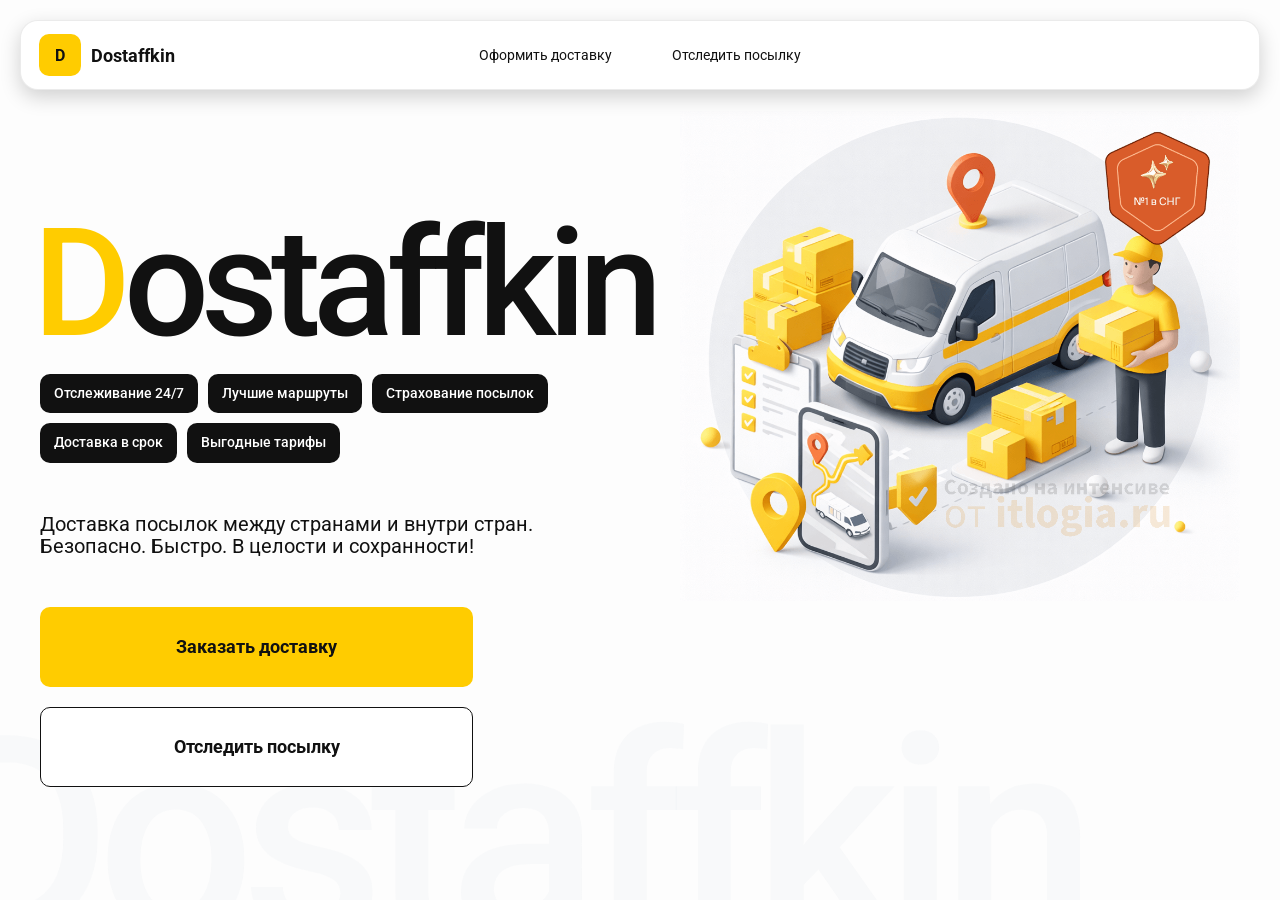
<file: index.html>
<!doctype html>
<html lang="ru">

<head>
    <meta charset="utf-8" />
    <meta name="viewport" content="width=device-width,initial-scale=1,maximum-scale=1,user-scalable=0" />
    <title>Dostaffkin — Доставка посылок между странами и внутри стран. Безопасно. Быстро. В целости и сохранности!
    </title>

    <link href="styles/base.css" rel="stylesheet" />
    <link href="styles/base_adaptive.css" rel="stylesheet" />
    <link href="styles/index.css" rel="stylesheet" />
    <link href="styles/index_adaptive.css" rel="stylesheet" />



</head>

<body>

    <div class="container">
        <header class="header">
            <a class="header-brand" href="#">
                <div class="header-logo">D</div>
                <div class="header-title">Dostaffkin</div>
            </a>
            <nav class="header-menu">
                <a class="header-link" href="./order.html">Оформить <span>доставку</span></a>
                <a class="header-link" href="./track.html">Отследить <span>посылку</span></a>
            </nav>
        </header>
        <main class="main">
            <section class="main-info">
                <div class="main-title">
                    <span>D</span>ostaffkin
                </div>
                <div class="main-features">
                    <div class="main-feature">Отслеживание 24/7</div>
                    <div class="main-feature">Лучшие маршруты</div>
                    <div class="main-feature">Страхование посылок</div>
                    <div class="main-feature">Доставка в срок</div>
                    <div class="main-feature">Выгодные тарифы</div>
                </div>
                <div class="main-description">
                    Доставка посылок между странами и внутри стран.
                    Безопасно. Быстро. В целости и сохранности!
                </div>
                <div class="main-actions">
                    <a class="button" type="button" href="./order.html">Заказать доставку</a>
                    <a class="button button-white" type="button" href="./track.html">Отследить посылку</a>
                </div>

            </section>
            <div class="main-title-ghost">Dostaffkin</div>
            <section class="main-image">
                <img src="images/main-image 1.png.png" alt="Main image" />
            </section>
        </main>
    </div>
</body>

</html>
</file>
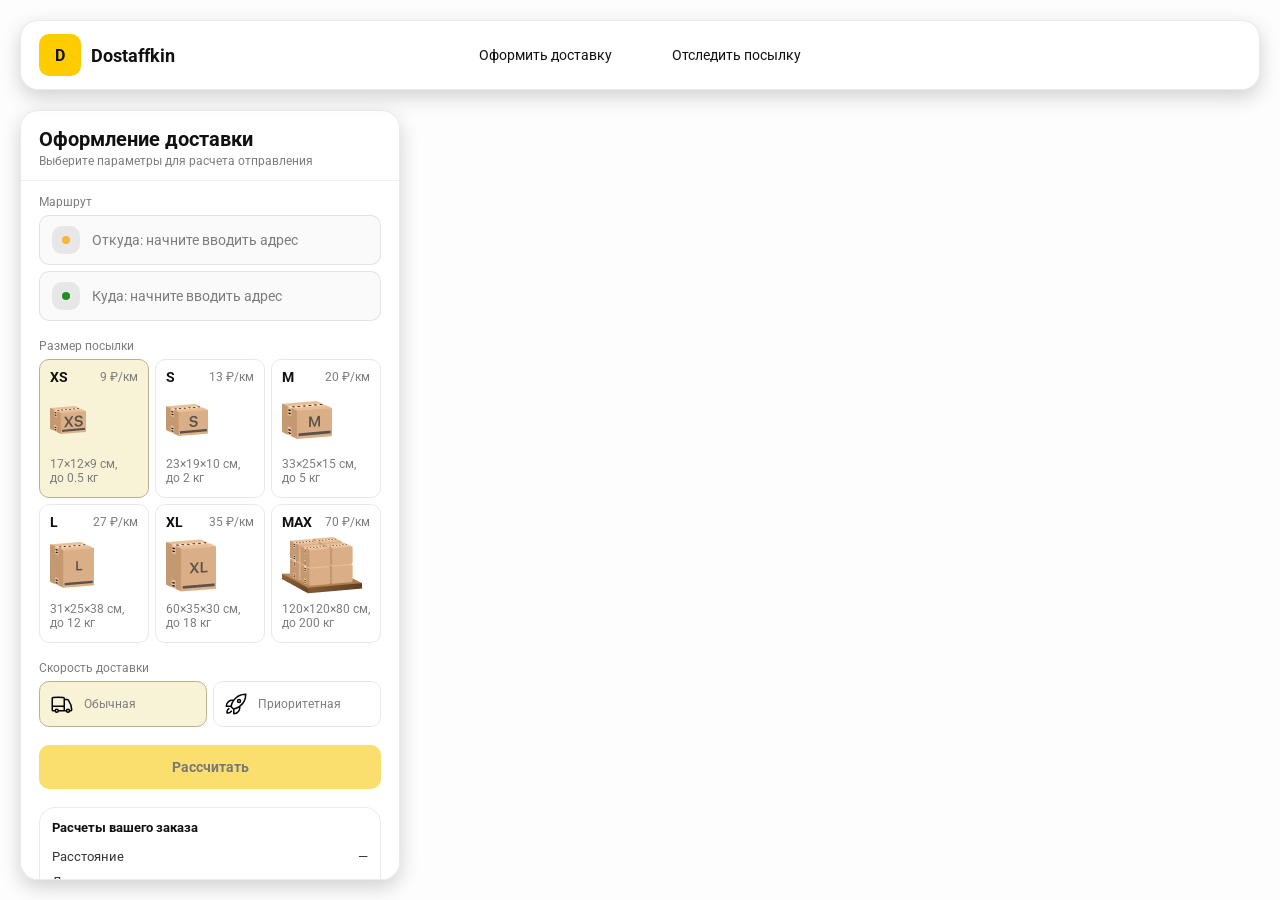
<file: order.html>
<!doctype html>
<html lang="ru">

<head>
    <meta charset="utf-8" />
    <meta name="viewport" content="width=device-width,initial-scale=1,maximum-scale=1,user-scalable=0" />
    <title>Оформление доставки</title>

    <link rel="stylesheet" href="styles/base.css" />
    <link rel="stylesheet" href="styles/base_adaptive.css" />

    <link rel="stylesheet" href="styles/order.css" />
    <link rel="stylesheet" href="styles/order_adaptive.css" />

    <script src="https://api-maps.yandex.ru/2.1/?lang=ru_RU&apikey=4bf3a7cc-9eae-4cb1-934b-60300035d9cb&suggest_apikey=a8c35e07-c86e-4f6e-8c46-5105f2a782f5" type="text/javascript"></script>
</head>

<body>
    <div id="map"></div>

    <header class="header">
        <a class="header-brand" href="./index.html">
            <div class="header-logo">D</div>
            <div class="header-title">Dostaffkin</div>
        </a>
        <nav class="header-menu">
            <a class="header-link" href="#">Оформить <span>доставку</span></a>
            <a class="header-link" href="./track.html">Отследить <span>посылку</span></a>
        </nav>
    </header>

    <aside class="main" id="sidebar">
        <div class="main-header">
            <div class="main-title">Оформление доставки</div>
            <div class="main-text">Выберите параметры для расчета отправления</div>
        </div>
        <div class="main-content">
            <div class="main-route">
                <div class="main-block-title">Маршрут</div>
                <div class="main-fields">
                    <div class="main-field" id="fromField">
                        <div class="main-pin"></div>
                        <input id="from" placeholder="Откуда: начните вводить адрес" autocomplete="off" />
                        <div class="main-ac" id="fromAc" role="listbox" aria-label="Подсказки адресов"></div>
                    </div>

                    <div class="main-field" id="toField">
                        <div class="main-pin"></div>
                        <input id="to" placeholder="Куда: начните вводить адрес" autocomplete="off" />
                        <div class="main-ac" id="toAc" role="listbox" aria-label="Подсказки адресов"></div>
                    </div>
                </div>
            </div>
            <div class="main-package">
                <div class="main-block-title">Размер посылки</div>

                <div class="main-sizes">
                    <div class="main-size-card is-active" data-value="xs">
                        <div class="main-size-top">
                            <div class="main-size-label">XS</div>
                            <div class="main-size-rate">9 ₽/км</div>
                        </div>
                        <div class="main-size-media">
                            <img src="images/sizes/xs.png" alt="Короб XS" />
                        </div>
                        <div class="main-size-description">17×12×9 см,<br>до 0.5 кг</div>
                    </div>

                    <div class="main-size-card" data-value="s">
                        <div class="main-size-top">
                            <div class="main-size-label">S</div>
                            <div class="main-size-rate">13 ₽/км</div>
                        </div>
                        <div class="main-size-media">
                            <img src="images/sizes/s.png" alt="Короб S" />
                        </div>
                        <div class="main-size-description">23×19×10 см,<br>до 2 кг</div>
                    </div>

                    <div class="main-size-card" data-value="m">
                        <div class="main-size-top">
                            <div class="main-size-label">M</div>
                            <div class="main-size-rate">20 ₽/км</div>
                        </div>
                        <div class="main-size-media">
                            <img src="images/sizes/m.png" alt="Короб M" />
                        </div>
                        <div class="main-size-description">33×25×15 см,<br>до 5 кг</div>
                    </div>

                    <div class="main-size-card" data-value="l">
                        <div class="main-size-top">
                            <div class="main-size-label">L</div>
                            <div class="main-size-rate">27 ₽/км</div>
                        </div>
                        <div class="main-size-media">
                            <img src="images/sizes/l.png" alt="Короб L" />
                        </div>
                        <div class="main-size-description">31×25×38 см,<br>до 12 кг</div>
                    </div>

                    <div class="main-size-card" data-value="xl">
                        <div class="main-size-top">
                            <div class="main-size-label">XL</div>
                            <div class="main-size-rate">35 ₽/км</div>
                        </div>
                        <div class="main-size-media">
                            <img src="images/sizes/xl.png" alt="Короб XL" />
                        </div>
                        <div class="main-size-description">60×35×30 см,<br>до 18 кг</div>
                    </div>

                    <div class="main-size-card" data-value="max">
                        <div class="main-size-top">
                            <div class="main-size-label">MAX</div>
                            <div class="main-size-rate">70 ₽/км</div>
                        </div>
                        <div class="main-size-media main-size-media-palleta">
                            <img src="images/sizes/max.png" alt="Паллета" />
                        </div>
                        <div class="main-size-description">120×120×80 см,<br>до 200 кг</div>
                    </div>
                </div>
            </div>
            <div class="main-speed">
                <div class="main-block-title">Скорость доставки</div>

                <div class="main-speeds">
                    <div class="main-speed-card is-active" data-value="regular">
                        <img class="main-speed-media" src="images/icons/regular.svg" alt="Regular" />
                        <div class="main-speed-description">Обычная</div>
                    </div>
                    <div class="main-speed-card" data-value="fast">
                        <img class="main-speed-media" src="images/icons/fast.svg" alt="Fast" />
                        <div class="main-speed-description">Приоритетная</div>
                    </div>

                </div>
            </div>
            <div class="main-calculate-block">
                <button id="calc" class="button calculate-button" type="button" disabled>Рассчитать</button>
            </div>
            <div class="main-result" id="result">
                <div class="main-result-title">Расчеты вашего заказа</div>
                <div class="main-result-lines">
                    <div class="main-result-line"><span>Расстояние</span><span id="distanceValue">—</span></div>
                    <div class="main-result-line"><span>Доставим через</span><span id="durationValue">—</span></div>
                    <div class="main-result-line"><span>Тариф</span><span id="rateValue">—</span></div>
                </div>
                <div class="main-price">
                    <div class="main-price-label">Итого</div>
                    <div class="main-price-value" id="totalValue">—</div>
                </div>
            </div>
            <div class="main-order-box">
                <div class="main-order-form" id="orderForm">
                    <div class="main-order-title">Оформление доставки</div>
                    <div class="main-block-info-row">
                        <div class="main-block-title">Контакты</div>
                        <div class="order-fields">
                            <div class="main-field">
                                <input id="customerName" placeholder="Ваше имя" autocomplete="off" />
                            </div>
                            <div class="main-field">
                                <input id="customerPhone" placeholder="Ваш телефон" autocomplete="off"
                                    inputmode="tel" />
                            </div>
                        </div>
                    </div>
                    <div class="main-block-info-row extra-info">
                        <div class="main-block-title">Дополнительная информация</div>
                        <div class="main-field textarea">
                            <textarea id="comment" placeholder="Детали доставки и комментарии"></textarea>
                        </div>
                    </div>
                    <button id="submit" class="button main-submit-request" type="button" disabled>Отправить
                        заявку
                    </button>
                </div>

                <div class="main-order-success" id="orderSuccess">
                    <div class="main-success-icon">✓</div>
                    <div class="main-success-title">Заявка отправлена!</div>
                    <div class="main-success-title">Номер отправления – <span id="orderId"></span></div>
                    <div class="main-success-subtitle">Мы скоро свяжемся с вами</div>
                </div>
            </div>
        </div>
    </aside>

    <script src="scripts/order.js"></script>
</body>

</html>
</file>
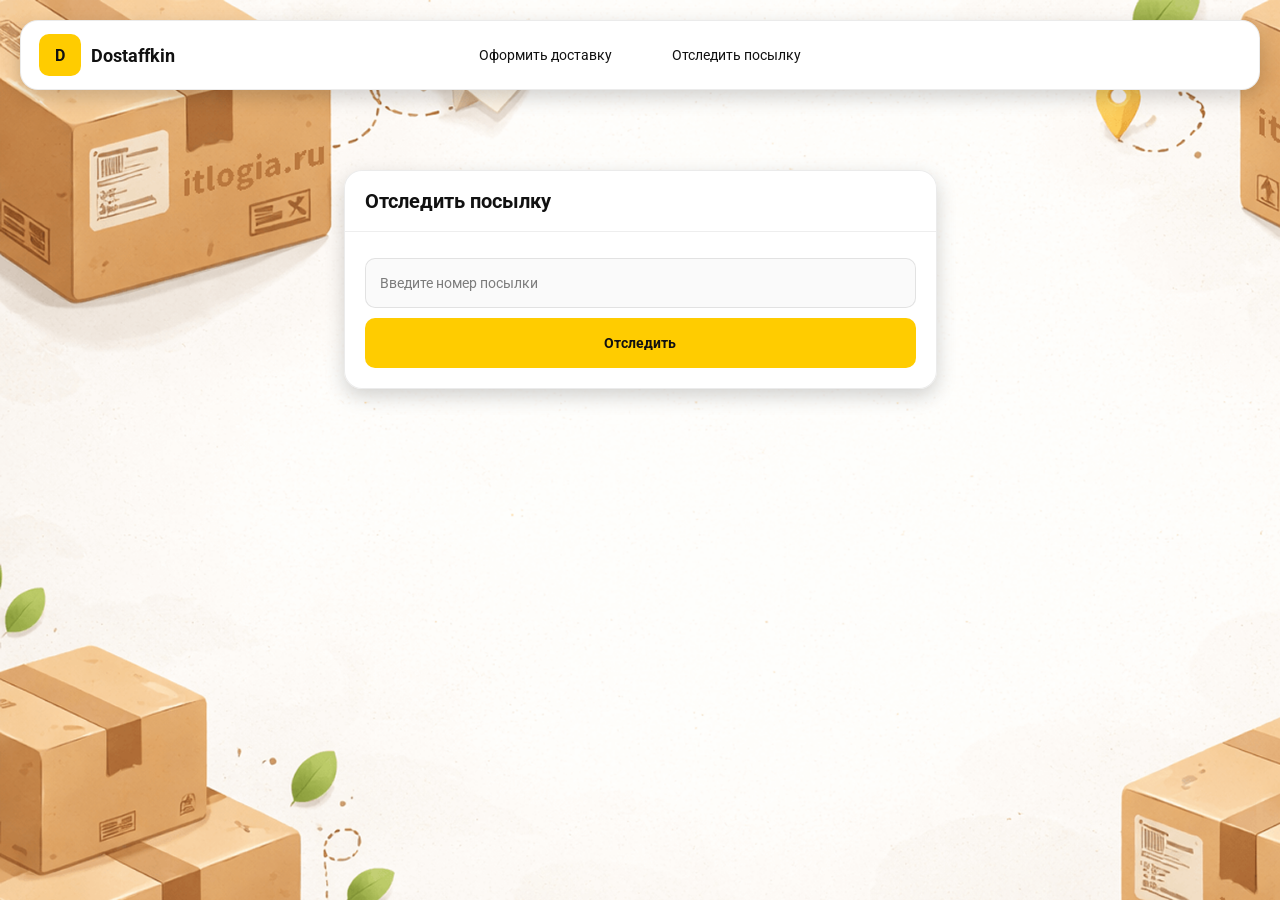
<file: track.html>
<!doctype html>
<html lang="ru">

<head>
    <meta charset="utf-8" />
    <meta name="viewport" content="width=device-width,initial-scale=1,maximum-scale=1,user-scalable=0" />
    <title>Отследить посылку</title>
    <link rel="stylesheet" href="styles/base.css" />
    <link rel="stylesheet" href="styles/base_adaptive.css" />

    <link rel="stylesheet" href="styles/track.css" />
    <link rel="stylesheet" href="styles/track_adaptive.css" />
</head>

<body>
    <div class="container">
        <header class="header">
            <a class="header-brand" href="./index.html">
                <div class="header-logo">D</div>
                <div class="header-title">Dostaffkin</div>
            </a>
            <nav class="header-menu">
                <a class="header-link" href="./order.html">Оформить <span>доставку</span></a>
                <a class="header-link" href="#">Отследить <span>посылку</span></a>
            </nav>
        </header>
        <main class="track-content">
            <section class="track-card track-search">
                <div class="track-title">Отследить посылку</div>
                <div class="track-action">
                    <div class="main-field track-field">
                        <input id="trackNumber" placeholder="Введите номер посылки" autocomplete="off" />
                    </div>
                    <button id="trackButton" class="button track-button" type="button">Отследить</button>
                </div>
            </section>
            <section class="track-card track-result" id="trackResult">
                <div class="track-result-header">
                    <div class="track-id" id="trackIdValue"></div>
                    <div class="track-routes">
                        <div class="track-route">
                            <div class="track-route-pin">
                                <svg xmlns="http://www.w3.org/2000/svg" fill="none" viewBox="0 0 24 24"
                                    stroke-width="1.5" stroke="orange" class="size-6">
                                    <path stroke-linecap="round" stroke-linejoin="round"
                                        d="M15 10.5a3 3 0 1 1-6 0 3 3 0 0 1 6 0Z" />
                                    <path stroke-linecap="round" stroke-linejoin="round"
                                        d="M19.5 10.5c0 7.142-7.5 11.25-7.5 11.25S4.5 17.642 4.5 10.5a7.5 7.5 0 1 1 15 0Z" />
                                </svg>
                            </div>
                            <div class="track-route-address" id="trackFromValue">
                                Откуда: Москва, улица Арбат, 1
                            </div>
                        </div>
                        <div class="track-route track-route-arrow">
                            <svg xmlns="http://www.w3.org/2000/svg" fill="none" viewBox="0 0 24 24" stroke-width="1.5"
                                stroke="currentColor" class="size-6">
                                <path stroke-linecap="round" stroke-linejoin="round"
                                    d="M19.5 13.5 12 21m0 0-7.5-7.5M12 21V3" />
                            </svg>
                        </div>
                        <div class="track-route">
                            <div class="track-route-pin">
                                <svg xmlns="http://www.w3.org/2000/svg" fill="none" viewBox="0 0 24 24"
                                    stroke-width="1.5" stroke="green" class="size-6">
                                    <path stroke-linecap="round" stroke-linejoin="round"
                                        d="M15 10.5a3 3 0 1 1-6 0 3 3 0 0 1 6 0Z" />
                                    <path stroke-linecap="round" stroke-linejoin="round"
                                        d="M19.5 10.5c0 7.142-7.5 11.25-7.5 11.25S4.5 17.642 4.5 10.5a7.5 7.5 0 1 1 15 0Z" />
                                </svg>
                            </div>
                            <div class="track-route-address" id="trackToValue">
                                Куда: Минск, проспект Независимости, 58
                            </div>
                        </div>
                    </div>
                </div>
                <div class="track-info">
                    <div class="track-status-title">Статус данной посылки:</div>
                    <div class="track-status-list" id="trackStatusList">


                      

                    </div>
                </div>
            </section>
        </main>
    </div>
<script src="scripts/track.js"></script>
</body>

</html>
</file>
<file: styles/base.css>
*, *::before, *::after {
    box-sizing: border-box;
}
@font-face {
    font-family: "Roboto";
    src: url("../fonts/Roboto-Regular.ttf");
    font-weight: normal;
}

@font-face {
    font-family: "Roboto";
    src: url("../fonts/Roboto-Bold.ttf");
    font-weight: bold;
}

@font-face {
    font-family: "Roboto";
    src: url("../fonts/Roboto-Medium.ttf");
    font-weight: 500;
}
html, body {
    margin: 0;
    color: #111111;
    font-family: "Roboto", sans-serif;
}

body {
    background: #FDFDFD;
}

.header {
    border-radius: 18px;
    box-shadow: 0 7px 20px 0 #0000002E;
    backdrop-filter: blur(10px);
    background: #ffffff;
    left: 20px;
    border: 1px solid rgba(0, 0, 0, 0.08);
    position: fixed;
    right: 20px;
    top: 20px;
    padding: 14px 18px;
    height: 70px;
    display: flex;
    align-items: center;
    z-index: 6;
}

.header-brand {
    display: flex;
    align-items: center;
    text-decoration: none;
    gap: 10px;
}

.header-logo {
    width: 42px;
    height: 42px;
    border-radius: 10px;
    background: #FFCC00;
    display: grid;
    place-items: center;
    font-weight: bold;
    color: #111;
}

.header-title {
    font-size: 18px;
    font-weight: bold;
    color: #111111;
    text-decoration: none;
}
.header-menu {
    display: flex;
    align-items: center;
    gap: 60px;
    margin: 0;
    position: absolute;
    left: 50%;
    transform: translateX(-50%);
}

.header-link {
    font-size: 14px;
    color: #111111;
    text-decoration: none;
}
.button {
    border: 0;
    outline: none;
    height: 44px;
    border-radius: 10px;
    font-size: 14px;
    font-weight: bold;
    cursor: pointer;
    font-family: inherit;
    transition: transform .08s ease, opacity .12s ease;
    background: #ffcc00;
    color: #111111;
    text-align: center;
    text-decoration: none;
}

.button:hover {
    background-color: #E5BC19;
}

.button:disabled {
    cursor: not-allowed;
    background-color: #FADE6E;
    color: #787878;
    transform: none;
}

.button.button-white {
    background: #ffffff;
    border: 1px solid #111111;
}

.button.button-white:hover {
    background: rgb(241 241 241);
}
.main-field {
    display: flex;
    align-items: center;
    margin-top: 6px;
    gap: 10px;
    border: 1px solid #1111111A;
    background: #FAFAFA;
    border-radius: 10px;
    padding: 10px 12px;
    position: relative;
    box-sizing: border-box;
    height: 50px;
}

.main-field.textarea {
    height: auto;
}

.main-pin {
    width: 28px;
    height: 28px;
    border-radius: 10px;
    background: rgba(17, 17, 17, 0.08);
    display: grid;
    place-items: center;
    flex: 0 0 auto;
    position: relative;
}

.main-pin::before {
    content: "";
    width: 8px;
    height: 8px;
    border-radius: 999px;
    background: orange;
    opacity: .75;
    display: block;
}

.main-field:last-child .main-pin::before {
    background: green;
    opacity: .85;
}

input, textarea {
    width: 100%;
    border: 0;
    outline: none;
    background: transparent;
    font-size: 14px;
    color: #111111;
    font-family: inherit;
}

textarea {
    resize: vertical;
    min-height: 72px;
    padding: 2px 0;
}

input::placeholder, textarea::placeholder {
    color: #7C7C7C;
}

.main-field:focus-within {
    border-color: rgba(0, 0, 0, 0.20);
    box-shadow: 0 0 0 4px rgba(255, 204, 0, 0.35);
    background: rgba(255, 255, 255, 0.75);
}
</file>
<file: styles/base_adaptive.css>
@media (max-width: 767px) {
    .header {
        left: 10px;
        right: 10px;
        top: 10px;
    }

    .header-link span {
        display: none;
    }

    .header-menu {
        gap: 20px;
        justify-content: flex-start;
        margin: 0 0 0 30px;
        position: static;
        transform: none;
    }
}

@media (max-width: 420px) {
    .header-title {
        display: none;
    }
}

@media (max-width: 374px) {
    .header-menu {
        gap: 10px;
        margin: 0 0 0 10px;
    }
}
</file>
<file: styles/index.css>
.container {
    overflow: hidden;
    min-height: 100vh;
}
.main {
    padding: 111px 40px 40px;
    position: relative;
    display: flex;
}
.main-info {
    max-width: 840px;
    width: 100%;
    position: relative;
}
.main-title {
    margin-top: 98px;
    font-weight: 500;
    font-size: 200px;
    line-height: 1;
    letter-spacing: -0.05em;
    color: #111111;
    left: -15px;
    position: relative;
}

.main-title span {
    color: #ffcc00;
}
.main-features {
    margin-top: 15px;
    display: flex;
    flex-wrap: wrap;
    gap: 10px;
}

.main-feature {
    background: #111111;
    color: #ffffff;
    padding: 12px 14px;
    font-weight: 500;
    font-size: 14px;
    line-height: 1.1;
    border-radius: 10px;
}
.main-description {
    margin-top: 50px;
    max-width: 500px;
    font-size: 20px;
    line-height: 1.1;
    color: #111111;
}
.main-actions {
    margin-top: 50px;
    display: flex;
    flex-direction: column;
    gap: 20px;
}

.main-actions .button {
    height: 80px;
    width: 433px;
    font-size: 18px;
    font-weight: bold;
    place-items: center;
    display: grid;
}
.main-title-ghost {
    position: absolute;
    z-index: -1;
    left: -70px;
    bottom: -150px;
    font-weight: 500;
    font-size: 278px;
    line-height: 1;
    letter-spacing: -0.05em;
    color: #ECEDF04D;
}
.main-image {
    width: 1024px;
    top: 100px;
    z-index: -2;
}

.main-image img {
    width: 100%;
    max-width: 1024px;
    height: auto;
    display: block;
}
</file>
<file: styles/index_adaptive.css>
@media (max-width: 1760px) {
    .main-title {
        font-size: 150px;
        left: -7px;
    }

    .main-info {
        max-width: 640px;
    }
}
@media (max-width: 1200px) {
    .main-info {
        max-width: 540px;
    }

    .main {
        padding: 111px 20px 20px;
    }

    .main-title {
        font-size: 120px;
        left: -4px;
    }

    .main-title-ghost {
        font-size: 220px;
    }
}
@media (max-width: 1024px) {
    .main-title {
        margin-top: 30px;
    }

    .main {
        flex-direction: column-reverse;
    }

    .main-image {
        max-width: 350px;
        position: absolute;
        left: 370px;
        top: 370px;
    }

    .main-info {
        max-width: 100%;
    }

    .main-actions {
        gap: 10px;
    }

    .main-actions .button {
        height: 50px;
        font-size: 14px;
        width: auto;
        max-width: 300px;
    }

    .main-description {
        max-width: 350px;
    }
}
@media (max-width: 570px) {
    .main-title {
        font-size: 88px;
    }

    .main-description {
        max-width: 100%
    }

    .main-actions {
       width: 100%;
    }

    .main-actions .button {
        width: 100%;
        max-width: 100%
    }

    .main-image {
        max-width: 650px;
        position: absolute;
        left: 170px;
        top: 70px;
        opacity: 0.2;
    }
}
@media (max-width: 400px) {
    .main-title {
        font-size: 70px;
    }
}
</file>
<file: styles/order.css>
#map {
   
    position: fixed;
    inset: 0;
}

.main {
    border-radius: 18px;
    box-shadow: 0 7px 20px 0 #0000002E;
    backdrop-filter: blur(10px);
    background: rgba(255, 255, 255, 0.96);
    left: 20px;
    border: 1px solid rgba(0, 0, 0, 0.08);
    position: fixed;
    top: 110px;
    bottom: 20px;
    width: 380px;
    display: flex;
    flex-direction: column;
    overflow: hidden;
    z-index: 5;
}

.main-header {
    padding: 18px 18px 12px 18px;
    border-bottom: 1px solid rgba(0, 0, 0, 0.06);
    display: flex;
    flex-direction: column;
}

.main-title {
    font-size: 20px;
    line-height: 100%;
    font-weight: bold;
}

.main-text {
    font-size: 12px;
    margin-top: 5px;
    color: #7C7C7C;
}

.main-content {
    padding: 14px 18px 18px 18px;
    overflow: auto;
    scrollbar-width: none;
    display: flex;
    flex-direction: column;
    gap: 18px;
    flex: 1;
}

.main-block-title {
    font-size: 12px;
    color: #7C7C7C;
}

.main-route .main-block-title,
.main-package .main-block-title {
    margin-bottom: 6px;
}

.main-sizes {
    display: grid;
    gap: 6px;
    grid-template-columns: repeat(3, 1fr);
}

.main-size-card {
    border: 1px solid #E8E8E7;
    background: #FFFFFF;
    border-radius: 10px;
    padding: 10px;
    cursor: pointer;
    user-select: none;
    transition: transform .08s ease, border-color .12s ease, background .12s ease;
    min-height: 139px;
}

.main-size-card:hover {
    transform: translateY(-1px);
}

.main-size-card.is-active {
    background-color: #F8F2D6;
    border-color: #B7B196;
}

.main-size-top {
    display: flex;
    align-items: center;
    justify-content: space-between;
}

.main-size-label {
    font-weight: bold;
    font-size: 14px;
    color: #111111;
    line-height: 100%;
}

.main-size-rate {
    font-size: 12px;
    color: #7C7C7C;
    line-height: 100%;
}

.main-size-media {
    margin-top: 8px;
    height: 57px;
}

.main-size-description {
    margin-top: 8px;
    font-size: 12px;
    color: #7C7C7C;
    line-height: 1.2;
}
.calculate-button {
    width: 100%;
}
.main-result {
    border: 1px solid rgba(0, 0, 0, 0.08);
    background: rgba(255, 255, 255, 0.75);
    border-radius: 16px;
    padding: 12px;
    line-height: 1.25;
}

.main-result-title {
    font-weight: bold;
    font-size: 13px;
    color: #111111;
    margin-bottom: 13px;
}

.main-result-lines {
    gap: 8px;
    display: flex;
    flex-direction: column;
}

.main-result-line {
    font-size: 13px;
    color: rgba(17, 17, 17, 0.85);
    display: flex;
    justify-content: space-between;
}

.main-price {
    margin-top: 18px;
    padding-top: 10px;
    border-top: 1px dashed rgba(0, 0, 0, 0.12);
    display: flex;
    align-items: baseline;
    justify-content: space-between;
}

.main-price-label {
    font-size: 12px;
    color: rgba(17, 17, 17, 0.55);
}

.main-price-value {
    font-size: 20px;
    font-weight: bold;
    color: #111111;
    letter-spacing: -0.3px;
}
.main-order-box {
    background: #ffffff;
    border: 1px solid #E8E8E7;
    border-radius: 10px;
    padding: 12px;
}

.main-order-title {
    margin-bottom: 8px;
    font-weight: bold;
    font-size: 14px;
    color: #111111;
}

.main-block-info {
    display: flex;
    flex-direction: column;
    gap: 6px;
}

.order-fields {
    display: grid;
    grid-template-columns: 1fr 1fr;
    column-gap: 10px;
    margin-top: 6px;
}

.main-block-info-row.extra-info {
    display: block;
    margin-top: 13px;
}

.main-submit-request {
    width: 100%;
    margin-top: 6px;
}

.main-order-success {
    display: none;
    text-align: center;
    padding: 22px 12px;
    gap: 12px;
}

.main-order-success.is-visible {
    display: flex;
    flex-direction: column;
    align-items: center;
}

.main-success-icon {
    width: 56px;
    height: 56px;
    border-radius: 50%;
    background: #16a34a;
    color: #ffffff;
    display: grid;
    place-items: center;
    font-size: 30px;
}

.main-success-title {
    font-size: 14px;
    font-weight: bold;
    color: #111111;
}

.main-success-subtitle {
    font-size: 12px;
    color: rgba(17, 17, 17, 0.55);
    line-height: 1.3;
}
.main-speed .main-block-title {
    margin-bottom: 6px;
}

.main-speeds {
    display: grid;
    gap: 6px;
    grid-template-columns: repeat(2, 1fr);
}

.main-speed-card {
    border: 1px solid #E8E8E7;
    background: #FFFFFF;
    border-radius: 10px;
    padding: 10px;
    cursor: pointer;
    user-select: none;
    transition: transform .08s ease, border-color .12s ease, background .12s ease;
    display: flex;
    align-items: center;
    gap: 10px;
}

.main-speed-card:hover {
    transform: translateY(-1px);
}

.main-speed-card.is-active {
    background-color: #F8F2D6;
    border-color: #B7B196;
}

.main-speed-description {
    font-size: 12px;
    color: #7C7C7C;
    line-height: 1.2;
}
</file>
<file: styles/order_adaptive.css>
@media (max-width: 767px) {
    .main {
        left: 10px;
        right: 10px;
        top: 50%;
        bottom: 12px;
        width: auto;
        max-width: none;
    }
}

@media (max-width: 420px) {
    .main-sizes {
        grid-template-columns: repeat(2, 1fr);
    }
}
</file>
<file: styles/track.css>
.container {
    background: #F4F4F4 url("../images/track-bg.png");
    background-size: cover;
    min-height: 100vh;
    padding: 170px 0 50px 0;
}
.track-content {
    width: 593px;
    margin: 0 auto;
}
.track-card {
    width: 100%;
    border-radius: 18px;
    box-shadow: 0 7px 20px 0 #0000002E;
    backdrop-filter: blur(10px);
    background: rgba(255, 255, 255, 0.96);
    border: 1px solid rgba(0, 0, 0, 0.08);
}

.track-title {
    font-size: 20px;
    line-height: 100%;
    font-weight: bold;
    border-bottom: 1px solid #EEEEEE;
    padding: 20px;
}

.track-action {
    padding: 20px;
}

.track-button {
    width: 100%;
    height: 50px;
}

.track-field {
    margin-bottom: 10px;
}
.track-result {
    margin-top: 5px;
    display: none;
}

.track-result.is-visible {
    display: block;
}

.track-result-header {
    font-weight: bold;
    font-size: 14px;
    color: #111111;
    padding: 20px;
    border-bottom: 1px solid #EEEEEE;
}

.track-id {
    margin-bottom: 12px;
    font-size: 20px;
}

.track-routes {
    display: flex;
    flex-direction: column;
    gap: 10px;
    font-weight: normal;
}

.track-route {
    display: flex;
    align-items: center;
    gap: 10px;
}

.track-route-pin {
    width: 24px;
    height: 24px;
    flex-shrink: 0;
}

.track-route-arrow {
    padding: 15px 0;
    width: 24px;
    height: 24px;
}

.track-info {
    padding: 20px;
}

.track-status {
    display: flex;
    align-items: center;
    font-size: 12px;
    gap: 10px;
}

.track-status-title {
    font-size: 14px;
    color: #111111;
    margin-bottom: 20px;
}

.track-status-list {
    display: flex;
    flex-direction: column;
    gap: 15px;
}

.track-status-icon {
    width: 40px;
    height: 40px;
    border-radius: 50%;
    background: rgba(17, 17, 17, 0.08);
    display: grid;
    place-items: center;
    flex: 0 0 auto;
}

.track-status.created .track-status-icon {
    background-color: #F1CB00;
}

.track-status.in-way .track-status-icon {
    background-color: #F08A11;
}

.track-status.ready .track-status-icon {
    background-color: #A35D0A;
}

.track-status.done .track-status-icon {
    background-color: #37C93B;
}

.track-status-text {
    display: flex;
    align-items: center;
    justify-content: space-between;
    color: #111111;
    font-size: 12px;
    flex: 1;
}

.track-status-date {
    color: rgba(17, 17, 17, 0.55);
}
</file>
<file: styles/track_adaptive.css>
@media (max-width: 767px) {
    .container {
        padding: 130px 0 50px 0;
    }

    .track-content {
        width: 100%;
        padding-left: 10px;
        padding-right: 10px;
    }

    .track-result-header {
        padding: 20px;
    }
}
</file>
